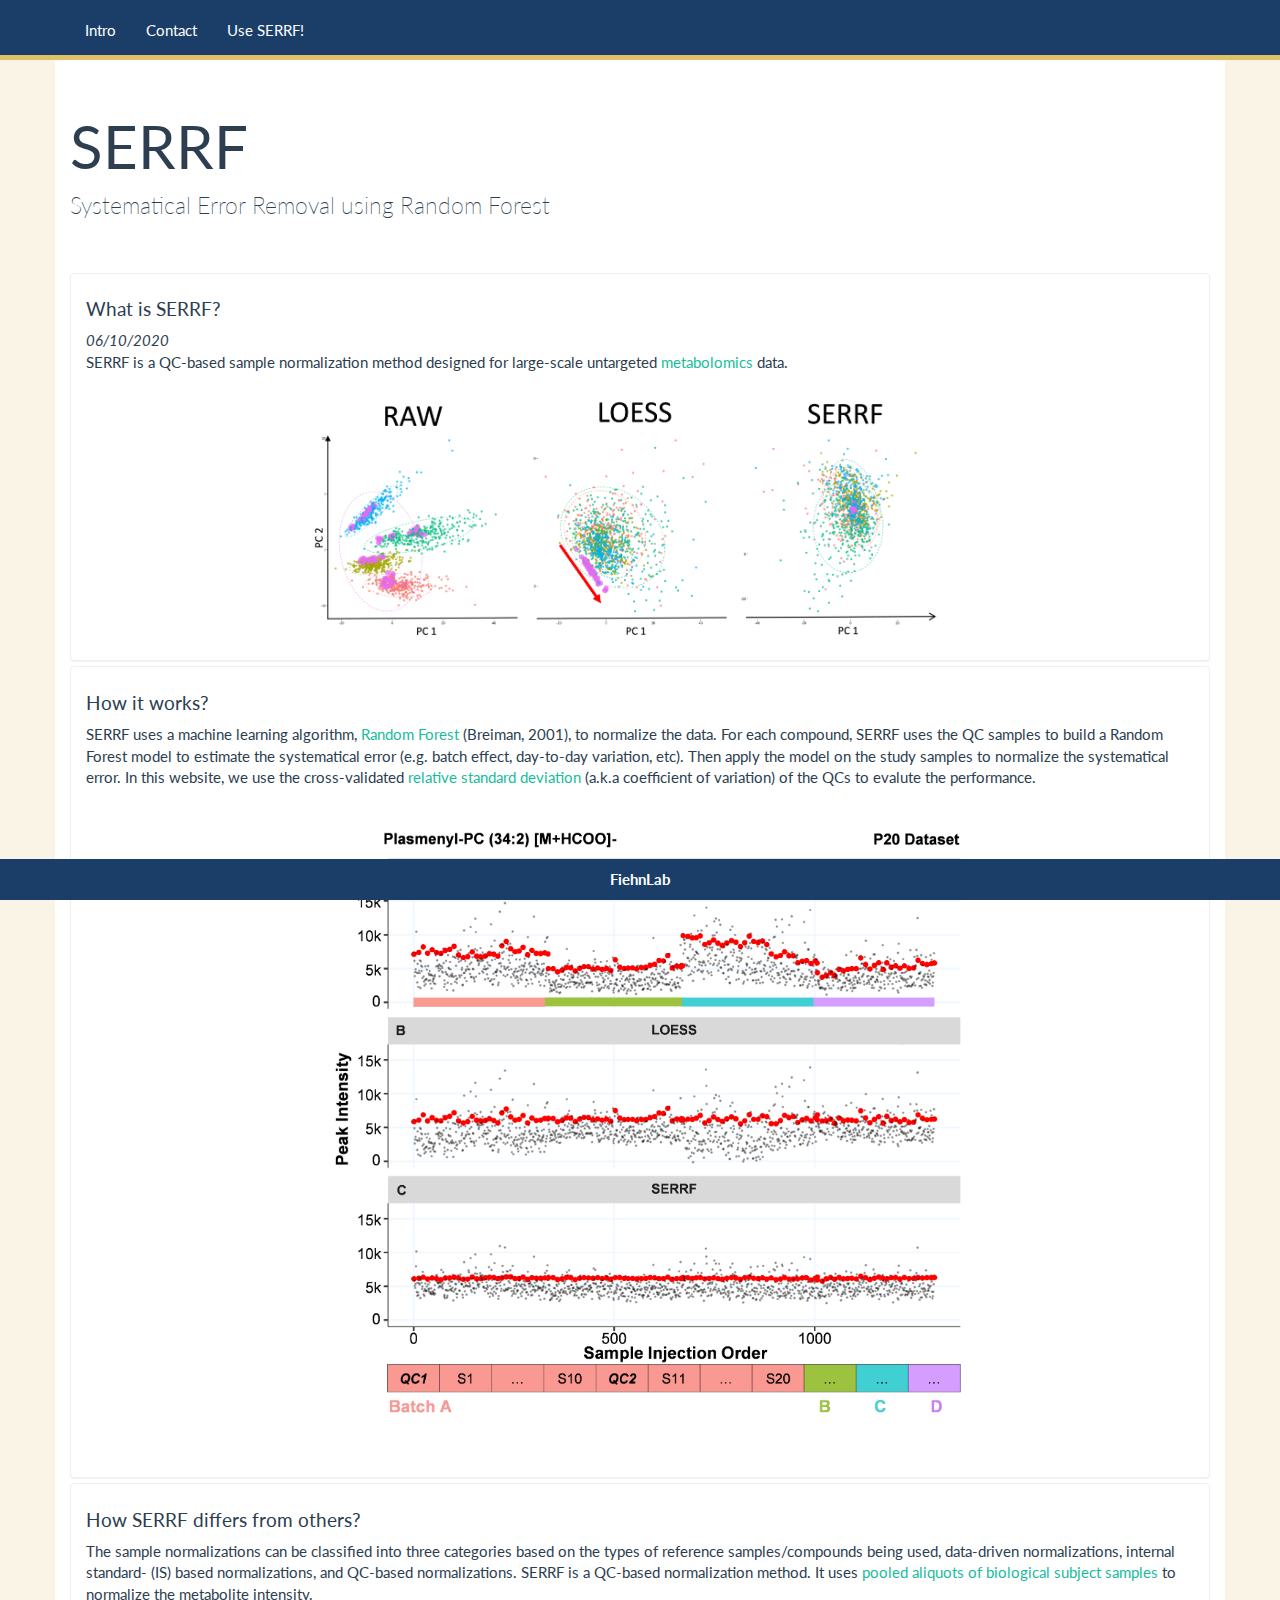
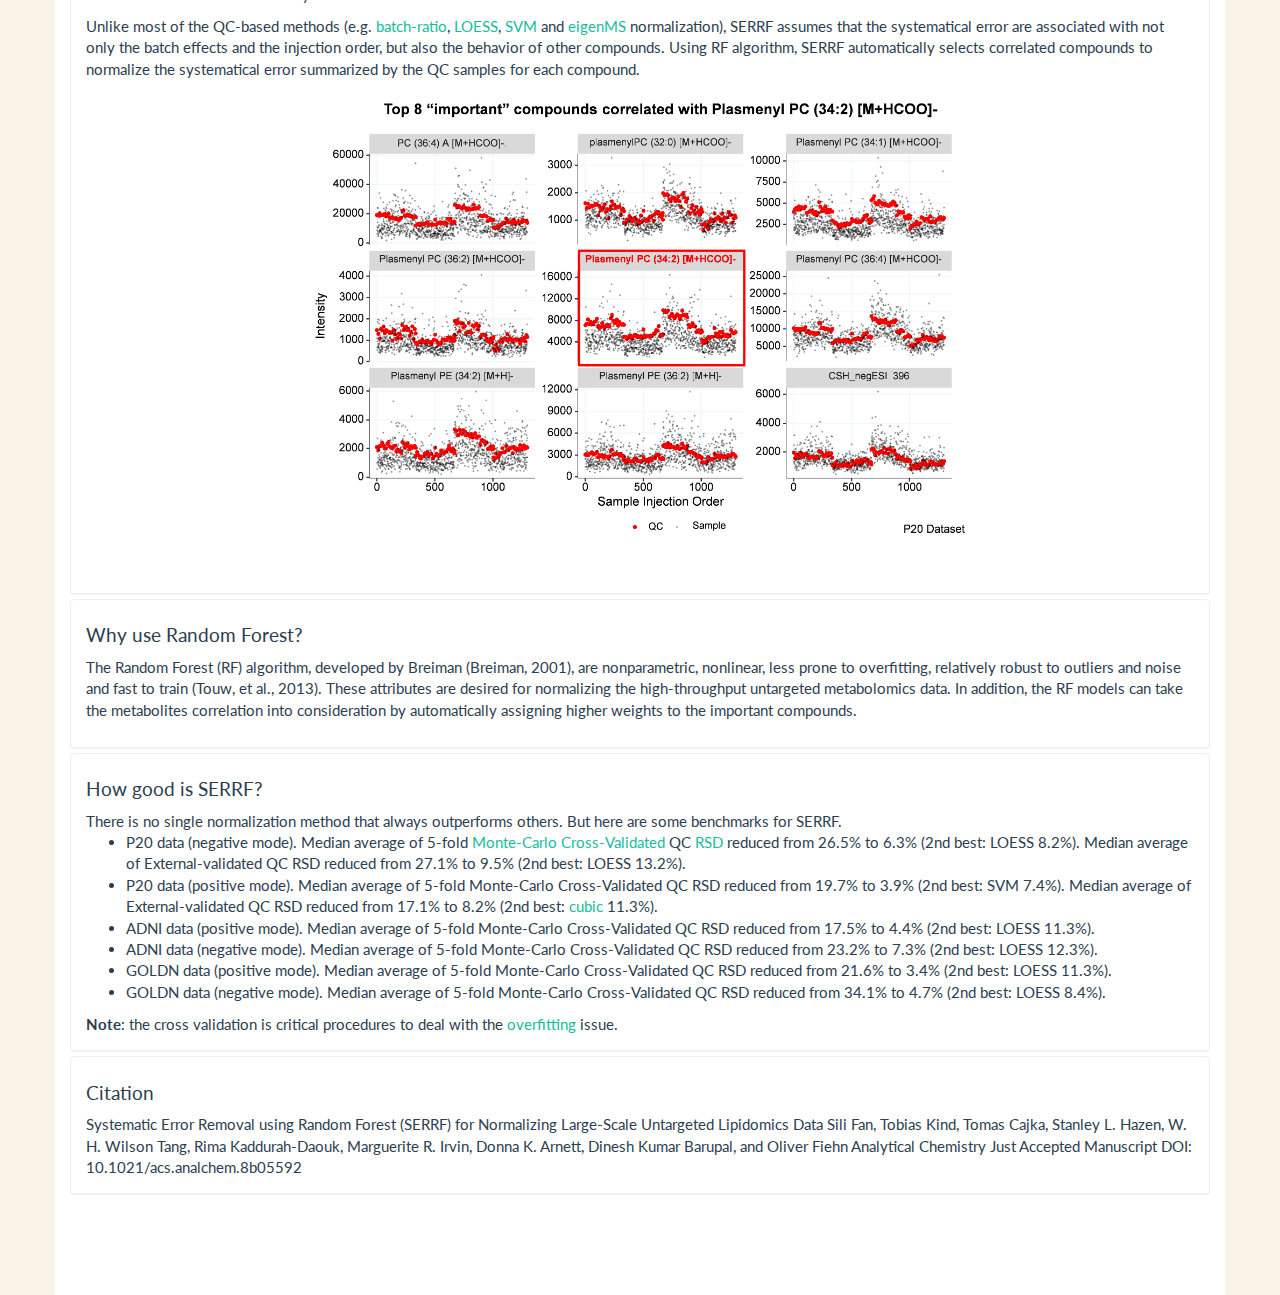
<file: index.html>
<!DOCTYPE html>
<html lang="en">
<head>
  <meta charset="utf-8">
  <meta http-equiv="X-UA-Compatible" content="IE=edge">
  <meta name="viewport" content="width=device-width, initial-scale=1">
  <meta name="author" content="Sili Fan">


  <title>SERRF</title>

  <link rel="shortcut icon" href="logo/logo - sm - inv - trans.png">


  <link rel="stylesheet" href="theme/bootstrap.css" media="screen">
  <link rel="stylesheet" href="theme/usebootstrap.css">
  <link rel="stylesheet" href="https://cdnjs.cloudflare.com/ajax/libs/font-awesome/4.7.0/css/font-awesome.min.css">
  <link rel="stylesheet" href="local.css">
  <link href="jquery-jvectormap-2.0.3.css" rel="stylesheet">
  <!-- DataTable -->
  <link href="https://cdn.datatables.net/1.10.19/css/jquery.dataTables.min.css" rel="stylesheet" type="text/css"/>



  <style type="text/css" media="all">
    /*Change the size here*/
    .tooltip-inner {width: 180px;}
  </style>

  <script src="jquery-3.2.1.min.js"></script>
  <script src="bootstrap/bootstrap.min.js"></script>
  <script src="bootstrap/usebootstrap.min.js"></script>
  <script src="jquery-jvectormap-2.0.3.min.js"></script>
  <script src="jquery-jvectormap-world-mill.min.js"></script>
  <script src="pouchdb-6.3.4.min.js"></script>
  <!--<script src="opencpu-0.5.js"></script>-->  <!-- plotly-->
  <script src="underscore.min.js"></script>
  <script src="plotly.min.js"></script>
  <script src="myJS.min.js"></script>
  <script src="jStat.min.js"></script>
  <!--<script src="ml.min.js"></script>-->
  <script src="parallel.min.js"></script>
  <script src="jstree.min.js"></script>
  <script src="lodash.min.js"></script>
  <script type="text/javascript" src="jquery.dataTables.min.js"></script>
  <script src="papaparse.min.js"></script>
  <script src="jszip.min.js"></script>
  <script src="FileSaver.min.js"></script>



</head>

<body style="background-color:#F9F4E5;">

   <div class="navbar navbar-default navbar-fixed-top" style="background-color: #1A3E68;border-bottom:5px solid #DFC166; height:20px">
      <div class="container">

        <div class="navbar-collapse collapse" id="navbar-main">
          <ul class="nav navbar-nav">
            <li>
              <a class="navigate" href="#" id='navintro'>Intro</a>
            </li>
            <li>
              <a class="navigate" href="#" id='navcontact'>Contact</a>
            </li>
            <!--<li>
              <a class="navigate" href="#" id='navtutorial'>Tutorial</a>
            </li>-->
            <li>
              <a class="navigate" href="#" id='navSERRF'><span class="rainbow">Use SERRF!</span></a>
            </li>
          </ul>

          <!--<ul class="nav navbar-nav navbar-right">
            <li><a class="navigate" href="#" id='navstat'><i class="	fa fa-pie-chart"></i></a></li>
          </ul>-->

          <!--<ul class="nav navbar-nav navbar-right">
            <li><a href="https://github.com/slfan2013/SERRFweb/issues" id='navbugs' target="_blank"  data-placement="bottom" data-toggle="tooltip" title="report error or issue"><i class="fa fa fa-bug"></i></a></li>
          </ul>-->

        </div>
      </div>
    </div>





<div class="container" style="background-color:white; padding-bottom:15px;">

<div id = 'intro' class="tabcontent">
<div class="page-header" id="banner">

        <div class="row">
          <div class="col-lg-6">
            <h1>SERRF</h1>
            <p class="lead">Systematical Error Removal using Random Forest</p>
          </div>
        </div>
</div>
<div class="panel-group">
  <div class="panel panel-default">
    <div class="panel-body">
      <h4>What is SERRF?</h4>
      <em>06/10/2020</em>
      <p>SERRF is a QC-based sample normalization method designed for large-scale untargeted <a href="https://www.ebi.ac.uk/training/online/course/introduction-metabolomics/what-metabolomics" target="_blank">metabolomics</a> data.</p>

      <img src="images/TOC.png" alt="What is SERRF?"  style="height:60%; width:60%;display: block;margin-left: auto;margin-right: auto;" >



    </div>
  </div>
  <div class="panel panel-default">
    <div class="panel-body">
      <h4>How it works?</h4>
      <p>SERRF uses a machine learning algorithm, <a href="https://en.wikipedia.org/wiki/Random_forest" target="_blank">Random Forest</a> (Breiman, 2001), to normalize the data. For each compound, SERRF uses the QC samples to build a Random Forest model to estimate the systematical error (e.g. batch effect, day-to-day variation, etc). Then apply the model on the study samples to normalize the systematical error. In this website, we use the cross-validated <a href="https://en.wikipedia.org/wiki/Coefficient_of_variation" target="_blank">relative standard deviation</a> (a.k.a coefficient of variation) of the QCs to evalute the performance.</p>


      <img src="images/individual plot.png" alt="What is SERRF?"  style="height:60%; width:60%;display: block;margin-left: auto;margin-right: auto;" >

    </div>
  </div>
  <div class="panel panel-default">
    <div class="panel-body">
      <h4>How SERRF differs from others?</h4>
      <p>The sample normalizations can be classified into three categories based on the types of reference samples/compounds being used, data-driven normalizations, internal standard- (IS) based normalizations, and QC-based normalizations. SERRF is a QC-based normalization method. It uses <a href="https://www.futurelearn.com/courses/metabolomics/0/steps/10703" target="_blank">pooled aliquots of biological subject samples</a> to normalize the metabolite intensity. </p><p> Unlike most of the QC-based methods (e.g. <a href="http://pubs.acs.org/doi/abs/10.1021/ac202733q" target="_blank">batch-ratio</a>, <a href="https://www.ncbi.nlm.nih.gov/pubmed/23240878" target="_blank">LOESS</a>, <a href="https://doi.org/10.1016/j.aca.2018.08.002" target="_blank">SVM</a> and <a href="http://journals.plos.org/plosone/article?id=10.1371/journal.pone.0116221" target="_blank">eigenMS</a> normalization), SERRF assumes that the systematical error are associated with not only the batch effects and the injection order, but also the behavior of other compounds. Using RF algorithm, SERRF automatically selects correlated compounds to normalize the systematical error summarized by the QC samples for each compound. </p>
      <img src="images/correlated compounds.png" alt="What is SERRF?" style="height:60%; width:60%;display: block;margin-left: auto;margin-right: auto;" >
    </div>
  </div>
  <div class="panel panel-default">
    <div class="panel-body">
      <h4>Why use Random Forest?</h4>
      <p>The Random Forest (RF) algorithm, developed by Breiman (Breiman, 2001), are nonparametric, nonlinear, less prone to overfitting, relatively robust to outliers and noise and fast to train (Touw, et al., 2013). These attributes are desired for normalizing the high-throughput untargeted metabolomics data. In addition, the RF models can take the metabolites correlation into consideration by automatically assigning higher weights to the important compounds. </p>
    </div>
  </div>
  <div class="panel panel-default">
    <div class="panel-body">
      <h4>How good is SERRF?</h4>
      There is no single normalization method that always outperforms others. But here are some benchmarks for SERRF.
      <ul>
        <li>P20 data (negative mode). Median average of 5-fold <a href="https://www.sciencedirect.com/science/article/pii/S0169743900001222">Monte-Carlo Cross-Validated</a> QC <a href="https://en.wikipedia.org/wiki/Coefficient_of_variation"  target="_blank">RSD</a> reduced from 26.5% to 6.3% (2nd best: LOESS 8.2%). Median average of External-validated QC RSD reduced from 27.1% to 9.5% (2nd best: LOESS 13.2%).</li>
        <li>P20 data (positive mode). Median average of 5-fold Monte-Carlo Cross-Validated QC RSD reduced from 19.7% to 3.9% (2nd best: SVM 7.4%). Median average of External-validated QC RSD reduced from 17.1% to 8.2% (2nd best: <a href="https://www.ncbi.nlm.nih.gov/pmc/articles/PMC3337420/" target="_blank">cubic</a> 11.3%).</li>
        <li>ADNI data (positive mode). Median average of 5-fold Monte-Carlo Cross-Validated QC RSD reduced from 17.5% to 4.4% (2nd best: LOESS 11.3%).</li>
        <li>ADNI data (negative mode). Median average of 5-fold Monte-Carlo Cross-Validated QC RSD reduced from 23.2% to 7.3% (2nd best: LOESS 12.3%).</li>
        <li>GOLDN data (positive mode). Median average of 5-fold Monte-Carlo Cross-Validated QC RSD reduced from 21.6% to 3.4% (2nd best: LOESS 11.3%).</li>
        <li>GOLDN data (negative mode). Median average of 5-fold Monte-Carlo Cross-Validated QC RSD reduced from 34.1% to 4.7% (2nd best: LOESS 8.4%).</li>
      </ul>
      <b>Note</b>: the cross validation is critical procedures to deal with the <a href="https://en.wikipedia.org/wiki/Overfitting" target="_blank">overfitting</a> issue.


    </div>
  </div>
  <div class="panel panel-default">
    <div class="panel-body">
      <h4>Citation</h4>
Systematic Error Removal using Random Forest (SERRF) for Normalizing Large-Scale Untargeted Lipidomics Data
Sili Fan, Tobias Kind, Tomas Cajka, Stanley L. Hazen, W. H. Wilson Tang, Rima Kaddurah-Daouk, Marguerite R. Irvin, Donna K. Arnett, Dinesh Kumar Barupal, and Oliver Fiehn
Analytical Chemistry Just Accepted Manuscript
DOI: 10.1021/acs.analchem.8b05592
    </div>
  </div>
<br /><br /><br />
  <!--<button id = "test">test</button>-->

</div>
</div>
<div id="contact" class="tabcontent" style="display: none;">
<div class="page-header" id="banner">

        <div class="row" id = "intro">
          <div class="col-lg-6">
            <h1>Contact</h1>
            <p class="lead">Let me know if you have any question!</p>
          </div>
        </div>
</div>




<div class="panel-group">
  <div class="panel panel-default">
    <div class="panel-body">
      <h4>Sili Fan</h4>
      <ul>
        <li>principal statistician in the <a href="http://metabolomics.ucdavis.edu/" target="_blank">West Coast Metabolomics Center</a></li>
        <li>Github at <a href="https://github.com/slfan2013" target="_blank">https://github.com/slfan2013</a></li>
        <li>email at slfan@ucdavis.edu</li>
        <li>KEGGLE at <a href="https://www.kaggle.com/bigdatafan" target="_blank">https://www.kaggle.com/bigdatafan</a></li>
      </ul>
    </div>
  </div>

</div>
</div>
<div id="tutorial" class="tabcontent" style="display: none;">
<div class="page-header" id="banner">

        <div class="row" id = "intro">
          <div class="col-lg-6">
            <h1>Tutorial</h1>
            <p class="lead">Using SERRF is simple.</p>
          </div>
        </div>
</div>




<div class="panel-group">
  <div class="panel panel-default">
    <div class="panel-body">
      <h4>Step1: Prepare the data</h4>
      <ul>
        <li>The data must be in the first sheet of a <em>.xlsx</em> file.</li>
        <li>Samples in column and compounds in rows. <em>Number of compounds is limited at &lt; 2000. Contact me if more help is needed.</em></li>
        <li><b>batch:</b> the index of batches. e.g. <em>A, B, C</em>.</li>
        <li><b>sampleType:</b> the index of sample type. Must include <em>qc, sample </em>(case sensitive).  <!--<a href="#" data-toggle="modal" data-target="#validate"><i class="fa fa-question-circle-o" id="blah"></i></a>--></li>


        <div id="validate" class="modal fade" role="dialog">
          <div class="modal-dialog">
            <!-- Modal content-->
            <div class="modal-content">

              <div class="modal-body">
                <ol>
                  <li>We build model using <em>qc</em>s.</li>
                  <li>Apply the model on <em>validate</em>s and <em>sample</em>s.</li>
                  <li>Test the performance using <em>validate</em>s.</li>
                </ol>
                <p>It is important to include <em>validate</em>s due to the overfitting issue.</p>
                <b>What if I don't have <em>validate</em>s?</b>
                <p>Randomly select ~20% of the <em>qc</em>s as <em>validate</em>s and use the rest ~80% as <em>qc</em>s.</p>
              </div>
            </div>

          </div>
      </div>

        <li><b>time:</b> the index of injection order or sample acquisition time. e.g. <em>1, 2, 3</em>.</li>
        <li><b>label:</b> The label of both samples and compounds. e.g. <em>sample1, sample2, sample3</em>, <em>xylose, glucose, unknown1</em>.</li>
        <li><b>No:</b> The numeric index of compounds. e.g. <em>1, 2, 3</em></li>
      </ul>
      <img src="images/tutorialDataFormat.PNG" alt="Mountain View" style="height:50%; width:50%">
      <a href="SERRF example dataset.xlsx" style="color:red"><b>download exmample</b></a>
    </div>
  </div>

  <div class="panel panel-default">
    <div class="panel-body">
      <h4>Step2: What if I have missing value</h4>
      <ul>
        <li>missing values must be empty cells in the .xlsx file</li>
        <li>The missing values of each compound will be automatically replaced by the half-minimum of that compound.</li>
      </ul>
    </div>
  </div>

    <div class="panel panel-default">
    <div class="panel-body">
      <h4>Step3: Start normalization</h4>
      <ul>
        <li>Go to the <em>Use SERRF</em>. (top of this page)</li>
        <li>Click the <em>Choose File</em> button. (The file format will be automatically checked after uploading)</li>
        <li>Click the <em>Apply SERRF normalization</em> button. (The normalzation procedure will take several minutes dependending on the sample size and number of compounds.)</li>
      </ul>
    </div>
  </div>

  <div class="panel panel-default">
    <div class="panel-body">
      <h4>Step4: Results and Download</h4>
      <ul>
        <li>PCA: use principal component analysis to visualize the result. A good normalization will put the qcs into a dense cluster and will put baches (distinguished by colors) to be overlapped.</li>
        <li>RSD: relative standard deviation is calculated on the <em>validate</em> of each compound. The median of all the metabolite's RSDs is used as the final evaluation. A low value of these RSDs indicates a good performance.</li>
        <li>Downloads the result by clicking the <em>Download Results</em> button.</li>
      </ul>
    </div>
  </div>

</div>






</div>
<div id="SERRF" class="tabcontent" style="display: none;">
<div class="page-header" id="banner">

        <div class="row" id = "intro">
          <div class="col-lg-6">
            <h1>SERRF</h1>
            <p class="lead">Normalize your data with SERRF.</p>
          </div>
        </div>

        <div class="row">
          <div class= "col-lg-12">
            <p>Using SERRF is easy. Just prepare your dataset the same format with the <a href="SERRF example dataset.xlsx">example dataset</a>, and upload it by clicking the "Choose File" button. When the dataset is successfully uploaded, simply click the "Start SERRF" button. A few minutes later, you'll have your normalized dataset ready to download. Also, feel free to try our one-for-all <a href="https://github.com/slfan2013/SERRF-online/raw/master/backup%20js/normalization.R">R code</a>. <a href="#" id="question">Still have questions?</a></p>
          </div>
        </div>
</div>

<input id = "input" type="file" disabled>
<!--inline-->

<p style="color:red; display:inlink;"><b>Please click this <a href="https://slfan.shinyapps.io/ShinySERRF/">link</a> to go to our temperal website for SERRF. The underlining normalization code is same.</b></p>

  <p style="color:orange; display:inline;">The main server is under maintenance. Not sure when this update finish. Feel free to try our R code (see second line of the only paragraph on this page).</p>
<div class='uploaded' style="display: none;" id='warningMessage'></div><p style="color:white;font-size:1%;margin:0;padding:0">.</p>





<p class='uploaded' style="display: none;" id='uploadedText' disabled>uploaded</p>
<br />
<button href="#" class="btn btn-primary btn-sm btn-block" style="display:none" id="apply"><span id='applyText'>Start SERRF</span></button>
<p id="progress" style='color:white'></p>

<div class="row done" >


  <div id='finishtext'></div><br />

  <div class="col-md-6">
    <div id="before_pca"></div>
    <p><b>Figure1.</b> Principal Component Analysis score plot using the raw data.</p>
    <p>The median of QC RSD across all compounds is: <span id="rsdraw"></span>.</p>
    <p># (%) of compounds with QC RSD &lt; 20%: <span id="count_less_20_raw"></span> (<span id="perc_less_20_raw"></span>).</p>
    <div class="with_validate">
      <p>The median of validate RSD across all compounds is: <span id="rsdvalidateraw"></span>.</p>
    <p># (%) of compounds with validate RSD &lt; 20%: <span id="count_less_20_validate_raw"></span> (<span id="perc_less_20_validate_raw"></span>).</p>
    </div>
    
    
    <p></p>
  </div>
  <div class="col-md-6">
    <div id="after_pca"></div>
    <p><b>Figure2.</b> Principal Component Analysis score plot using the SERRF normalized data.</p>
    <p>The median of QC RSD across all compounds is: <span id="rsdSERRF"></span>.</p>
    <p># (%) of compounds with QC RSD &lt; 20%: <span id="count_less_20_SERRF"></span> (<span id="perc_less_20_SERRF"></span>).</p>
    
    <div class="with_validate">
      <p>The median of validate RSD across all compounds is: <span id="rsdvalidateSERRF"></span>.</p>
    <p># (%) of compounds with validate RSD &lt; 20%: <span id="count_less_20_validate_SERRF"></span> (<span id="perc_less_20_validate_SERRF"></span>).</p>
    </div>
    
    
    <p></p>
  </div>
</div>

<div class="row">
  <table id='result_datatable' class="display"></table>
</div>
<div id="scatter_plot"></div>
<button class="btn btn-primary btn-sm done" id="download"><span id='downloadText'>Download Results</span></button><br /><p class='done' id="asking_feedback">
Thank you! Was SERRF helpful? <a href="javascript:void(0)" id="feedback_yes">Yes</a>, <a href="javascript:void(0)" id="feedback_no">No</a>.</p><p id="feedback_response"></p><p></p><p></p><p></p><br />

</div>
<div id="stat" class="tabcontent" style="display: none;">
<div class="page-header" id="banner">

        <div class="row" id = "intro">
          <div class="col-lg-6">
            <h1>Statistic</h1>
            <p class="lead">Who is using SERRF?</p>
          </div>
        </div>

        Coming soon..
</div>



</div>
<!-- Global site tag (gtag.js) - Google Analytics -->
<script async src="https://www.googletagmanager.com/gtag/js?id=UA-108366054-1"></script>
<script>
  window.dataLayer = window.dataLayer || [];
  function gtag(){dataLayer.push(arguments);}
  gtag('js', new Date());

  gtag('config', 'UA-108366054-1');
</script>



<footer style="position: fixed;right: 0;bottom: 0;left: 0;padding: 1rem;margin:0;text-align: center;background-color:#1A3E68;border-color:transparent">
  <b><a href="http://www.metabolomics.ucdavis.edu" target="_blank" style="color:white">FiehnLab</a></b>
</footer>
</div>

<!--<div id="world-map" style="width: 600px; height: 400px"></div>-->
<script>
$(document).ready(function(){
    $('[data-toggle="tooltip"]').tooltip();
    $("#question").click(function(){
      window.open('mailto:slfan@ucdavis.edu?subject=SERRF Question.&body=Dear Sili, I have a question about SERRF. Please help.');
    })
});


</script>
<!--<script src="ml12122019.js"></script>-->


<script src="local.min.js"></script>

<script src="https://smtpjs.com/v3/smtp.js"></script>
</body>


</html>
</file>
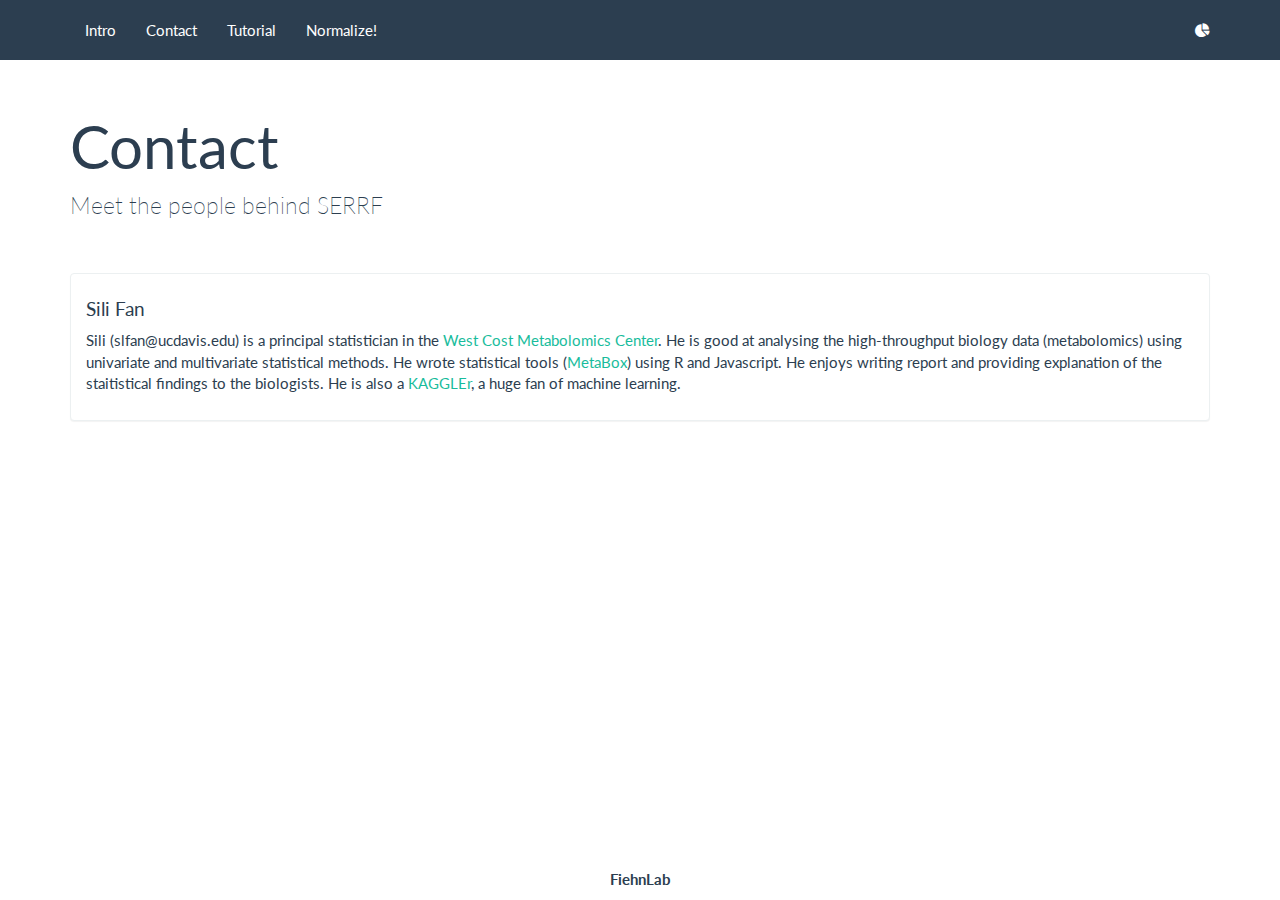
<file: contact.html>
<!DOCTYPE html>
<html lang="en" ng-app="myApp">
<head>
  <meta charset="utf-8">
  <meta http-equiv="X-UA-Compatible" content="IE=edge">
  <meta name="viewport" content="width=device-width, initial-scale=1">
  <meta name="author" content="Sili Fan">

  <link rel="shortcut icon" href="logo/logo - sm - inv - trans.png">


  <link rel="stylesheet" href="theme/bootstrap.css" media="screen">
  <link rel="stylesheet" href="theme/usebootstrap.css">
  <link href="font-awesome.css" rel="stylesheet">
  <link rel="stylesheet" href="local.css">

  <script src="jquery-3.2.1.min.js"></script>
  <script src="bootstrap/bootstrap.min.js"></script>
  <script src="bootstrap/usebootstrap.js"></script>

  <script src="opencpu-0.5.js"></script>
  <script src="local.js"></script>

</head>

<body>



   <div class="navbar navbar-default navbar-fixed-top">
      <div class="container">

        <div class="navbar-collapse collapse" id="navbar-main">
          <ul class="nav navbar-nav">
            <li>
              <a class="navigate" href="index.html">Intro</a>
            </li>
            <li>
              <a class="navigate" href="contact.html">Contact</a>
            </li>
            <li>
              <a class="navigate" href="tutorial.html">Tutorial</a>
            </li>
            <li>
              <a class="navigate" href="SERRF.html">Normalize!</a>
            </li>
          </ul>

          <ul class="nav navbar-nav navbar-right">
            <li><a href="#" target="_blank"><i class="	fa fa-pie-chart"></i></a></li>
          </ul>
        </div>
      </div>
    </div>






<div class="container">





<div class="page-header" id="banner">

        <div class="row" id = "intro">
          <div class="col-lg-6">
            <h1>Contact</h1>
            <p class="lead">Meet the people behind SERRF</p>
          </div>
        </div>
</div>




<div class="panel-group">
  <div class="panel panel-default">
    <div class="panel-body">
      <h4>Sili Fan</h4>
      <p>Sili (slfan@ucdavis.edu) is a principal statistician in the <a href="http://metabolomics.ucdavis.edu/contact/about-wcmc" target="_blank">West Cost Metabolomics Center</a>. He is good at analysing the high-throughput biology data (metabolomics) using univariate and multivariate statistical methods. He wrote statistical tools (<a href="http://journals.plos.org/plosone/article?id=10.1371/journal.pone.0171046" target="_blank">MetaBox</a>) using R and Javascript. He enjoys writing report and providing explanation of the staitistical findings to the biologists. He is also a <a href="https://www.kaggle.com/bigdatafan" target="_blank">KAGGLEr</a>, a huge fan of machine learning.</p>
    </div>
  </div>

</div>


<footer style="position: absolute;right: 0;bottom: 0;left: 0;padding: 1rem;margin:0;text-align: center;">
  <b>FiehnLab</b>
</footer>
</div>



</body>


</html>
</file>
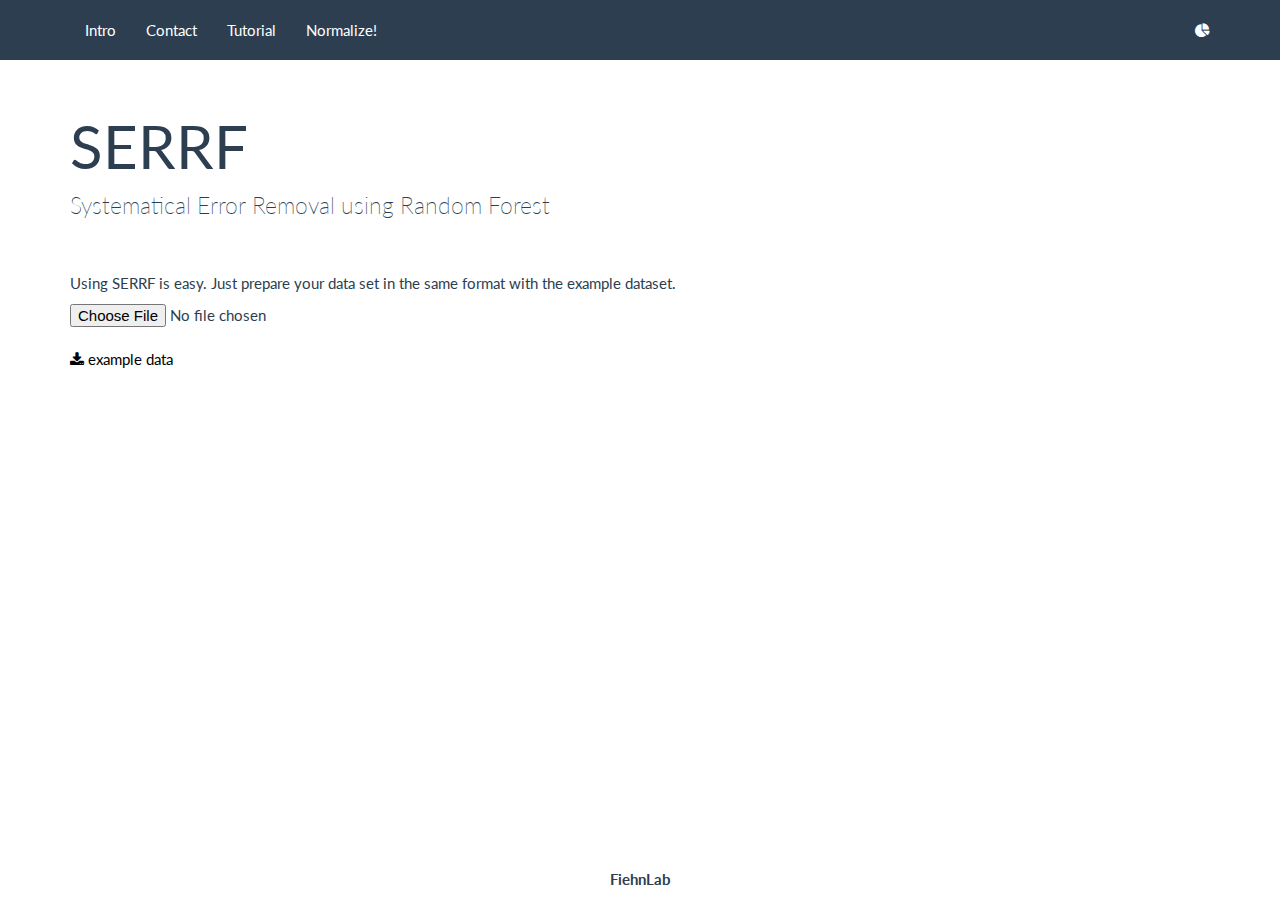
<file: SERRF.html>
<!DOCTYPE html>
<html lang="en" ng-app="myApp">
<head>
  <meta charset="utf-8">
  <meta http-equiv="X-UA-Compatible" content="IE=edge">
  <meta name="viewport" content="width=device-width, initial-scale=1">
  <meta name="author" content="Sili Fan">

  <link rel="shortcut icon" href="logo/logo - sm - inv - trans.png">


  <link rel="stylesheet" href="theme/bootstrap.css" media="screen">
  <link rel="stylesheet" href="theme/usebootstrap.css">
  <link href="font-awesome.css" rel="stylesheet">
  <link rel="stylesheet" href="local.css">

  <script src="jquery-3.2.1.min.js"></script>
  <script src="bootstrap/bootstrap.min.js"></script>
  <script src="bootstrap/usebootstrap.js"></script>

  <script src="opencpu-0.5.js"></script>
  <script src="local.js"></script>

</head>

<body>



   <div class="navbar navbar-default navbar-fixed-top">
      <div class="container">

        <div class="navbar-collapse collapse" id="navbar-main">
          <ul class="nav navbar-nav">
            <li>
              <a class="navigate" href="index.html">Intro</a>
            </li>
            <li>
              <a class="navigate" href="contact.html">Contact</a>
            </li>
            <li>
              <a class="navigate" href="tutorial.html">Tutorial</a>
            </li>
            <li>
              <a class="navigate" href="SERRF.html">Normalize!</a>
            </li>
          </ul>

          <ul class="nav navbar-nav navbar-right">
            <li><a href="#" target="_blank"><i class="	fa fa-pie-chart"></i></a></li>
          </ul>
        </div>
      </div>
    </div>





<div class="container">





<div class="page-header" id="banner">

        <div class="row" id = "intro">
          <div class="col-lg-6">
            <h1>SERRF</h1>
            <p class="lead">Systematical Error Removal using Random Forest</p>
          </div>
        </div>
</div>

<p>Using SERRF is easy. Just prepare your data set in the same format with the example dataset.</p>

<input id = "input" type="file"><p class='uploaded' style="display: none;" id='uploadedText'>uploaded</p>
<br /><a href="SERRF example dataset.xlsx"><i class="fa fa-download" aria-hidden="true" style='color:black'></i> <span style="color:black">example data</span></a>
<button href="#" class="btn btn-primary btn-sm btn-block uploaded" id="apply"><span id='applyText'>Apply SERRF normalization</span></button>


<div class="row done" >

  <div id='finishtext'></div><br />

  <div class="col-md-6">
    <img id = 'rawpca' width = "600px"/>
    <p><b>Figure1.</b> Principal Component Analysis score plot using the raw data.</p>
    <p>The median of RSD of the validate samples is: <span id="validateraw"></span>.</p>
    <p># (%) of RSD &lt; 20%: <span id="count_less_20_raw"></span> (<span id="perc_less_20_raw"></span>).</p>
    <p></p>
  </div>
  <div class="col-md-6">
    <img id = 'SERRFpca' width = "600px"/>
    <p><b>Figure2.</b> Principal Component Analysis score plot using the SERRF normalized data.</p>
    <p>The median of RSD of the validate samples is: <span id="validateSERRF"></span>.</p>
    <p># (%) of RSD &lt; 20%: <span id="count_less_20_SERRF"></span> (<span id="perc_less_20_SERRF"></span>).</p>
  </div>
</div>
<button href="#" class="btn btn-primary btn-sm done" id="download"><span id='downloadText'>Download Results</span></button>




<footer style="position: absolute;right: 0;bottom: 0;left: 0;padding: 1rem;margin:0;text-align: center;">
  <b>FiehnLab</b>
</footer>
</div>



</body>


</html>
</file>
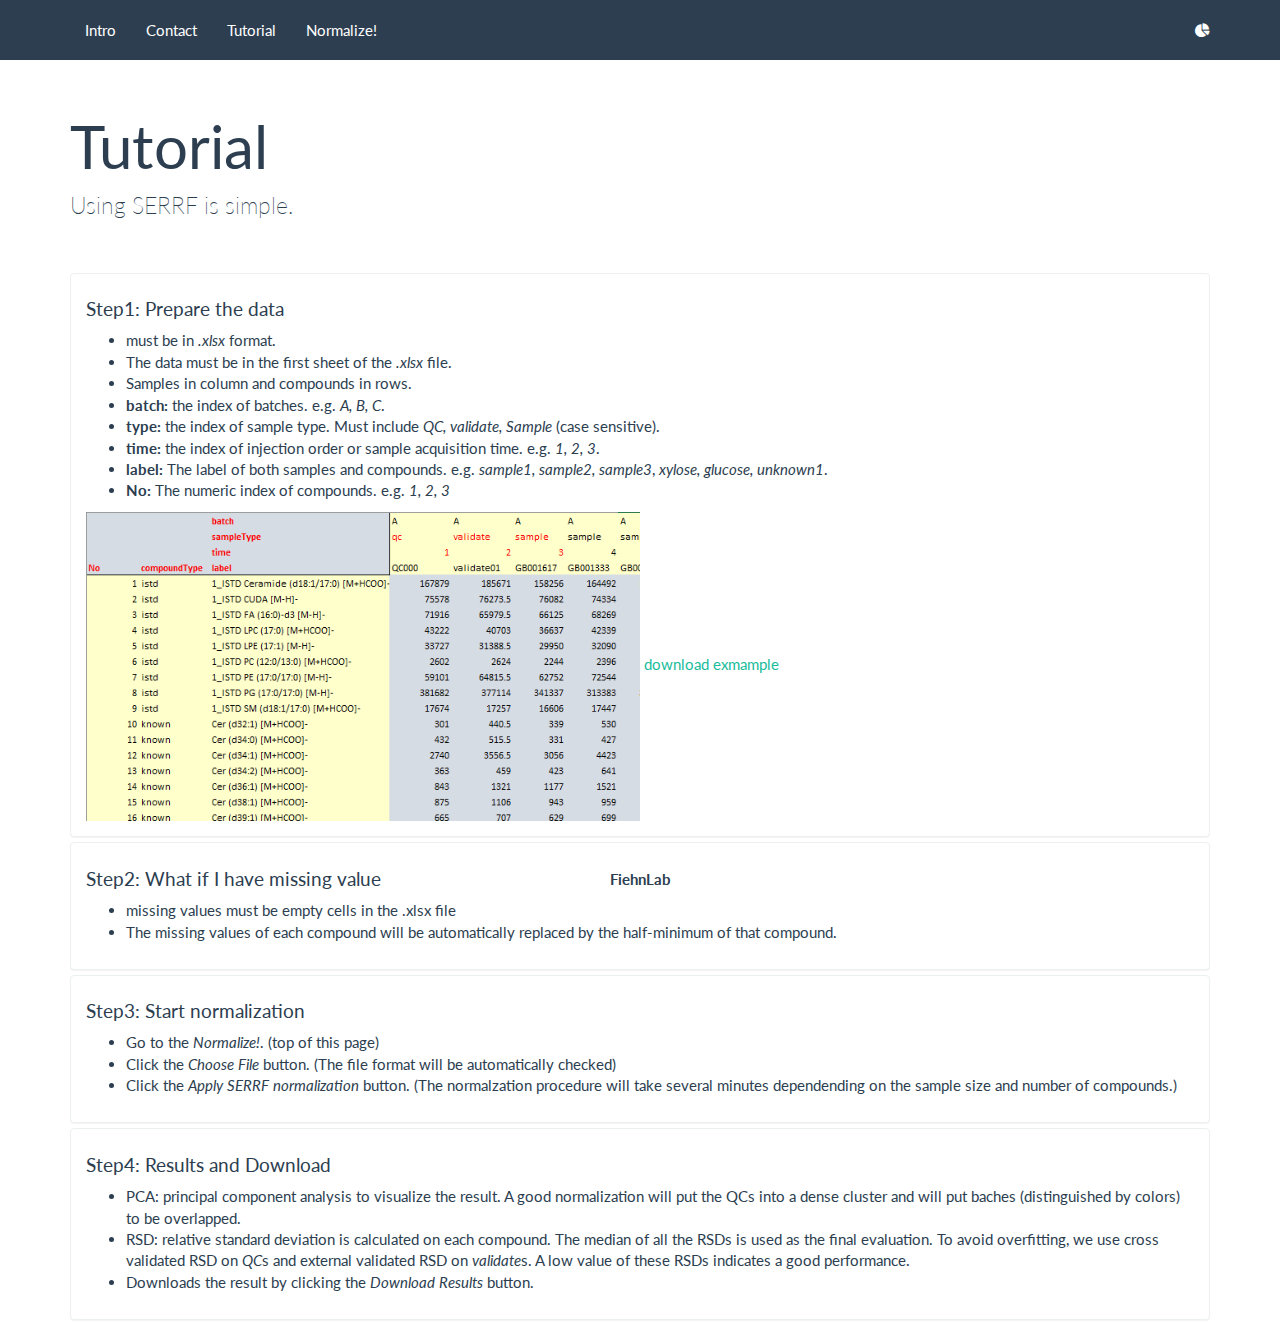
<file: tutorial.html>
<!DOCTYPE html>
<html lang="en" ng-app="myApp">
<head>
  <meta charset="utf-8">
  <meta http-equiv="X-UA-Compatible" content="IE=edge">
  <meta name="viewport" content="width=device-width, initial-scale=1">
  <meta name="author" content="Sili Fan">

  <link rel="shortcut icon" href="logo/logo - sm - inv - trans.png">


  <link rel="stylesheet" href="theme/bootstrap.css" media="screen">
  <link rel="stylesheet" href="theme/usebootstrap.css">
  <link href="font-awesome.css" rel="stylesheet">
  <link rel="stylesheet" href="local.css">

  <script src="jquery-3.2.1.min.js"></script>
  <script src="bootstrap/bootstrap.min.js"></script>
  <script src="bootstrap/usebootstrap.js"></script>

  <script src="opencpu-0.5.js"></script>
  <script src="local.js"></script>

</head>

<body>



   <div class="navbar navbar-default navbar-fixed-top">
      <div class="container">

        <div class="navbar-collapse collapse" id="navbar-main">
          <ul class="nav navbar-nav">
            <li>
              <a class="navigate" href="index.html">Intro</a>
            </li>
            <li>
              <a class="navigate" href="contact.html">Contact</a>
            </li>
            <li>
              <a class="navigate" href="tutorial.html">Tutorial</a>
            </li>
            <li>
              <a class="navigate" href="SERRF.html">Normalize!</a>
            </li>
          </ul>

          <ul class="nav navbar-nav navbar-right">
            <li><a href="#" target="_blank"><i class="	fa fa-pie-chart"></i></a></li>
          </ul>
        </div>
      </div>
    </div>






<div class="container">





<div class="page-header" id="banner">

        <div class="row" id = "intro">
          <div class="col-lg-6">
            <h1>Tutorial</h1>
            <p class="lead">Using SERRF is simple.</p>
          </div>
        </div>
</div>




<div class="panel-group">
  <div class="panel panel-default">
    <div class="panel-body">
      <h4>Step1: Prepare the data</h4>
      <ul>
        <li>must be in <em>.xlsx</em> format.</li>
        <li>The data must be in the first sheet of the <em>.xlsx</em> file.</li>
        <li>Samples in column and compounds in rows.</li>
        <li><b>batch:</b> the index of batches. e.g. <em>A, B, C</em>.</li>
        <li><b>type:</b> the index of sample type. Must include <em>QC, validate, Sample </em>(case sensitive).</li>
        <li><b>time:</b> the index of injection order or sample acquisition time. e.g. <em>1, 2, 3</em>.</li>
        <li><b>label:</b> The label of both samples and compounds. e.g. <em>sample1, sample2, sample3</em>, <em>xylose, glucose, unknown1</em>.</li>
        <li><b>No:</b> The numeric index of compounds. e.g. <em>1, 2, 3</em></li>
      </ul>
      <img src="images/tutorialDataFormat.PNG" alt="Mountain View" style="height:50%; width:50%">
      <a href="SERRF example dataset.xlsx">download exmample</a>
    </div>
  </div>

  <div class="panel panel-default">
    <div class="panel-body">
      <h4>Step2: What if I have missing value</h4>
      <ul>
        <li>missing values must be empty cells in the .xlsx file</li>
        <li>The missing values of each compound will be automatically replaced by the half-minimum of that compound.</li>
      </ul>
    </div>
  </div>

    <div class="panel panel-default">
    <div class="panel-body">
      <h4>Step3: Start normalization</h4>
      <ul>
        <li>Go to the <em>Normalize!</em>. (top of this page)</li>
        <li>Click the <em>Choose File</em> button. (The file format will be automatically checked)</li>
        <li>Click the <em>Apply SERRF normalization</em> button. (The normalzation procedure will take several minutes dependending on the sample size and number of compounds.)</li>
      </ul>
    </div>
  </div>

  <div class="panel panel-default">
    <div class="panel-body">
      <h4>Step4: Results and Download</h4>
      <ul>
        <li>PCA: principal component analysis to visualize the result. A good normalization will put the QCs into a dense cluster and will put baches (distinguished by colors) to be overlapped.</li>
        <li>RSD: relative standard deviation is calculated on each compound. The median of all the RSDs is used as the final evaluation. To avoid overfitting, we use cross validated RSD on <em>QC</em>s and external validated RSD on <em>validate</em>s. A low value of these RSDs indicates a good performance.</li>
        <li>Downloads the result by clicking the <em>Download Results</em> button.</li>
      </ul>
    </div>
  </div>

</div>


<footer style="position: absolute;right: 0;bottom: 0;left: 0;padding: 1rem;margin:0;text-align: center;">
  <b>FiehnLab</b>
</footer>
</div>



</body>


</html>
</file>
<file: local.css>
.rainbow {


   /* Chrome, Safari, Opera */
  -webkit-animation: rainbow 3s infinite;

  /* Internet Explorer */
  -ms-animation: rainbow 3s infinite;

  /* Standar Syntax */
  animation: rainbow 3s infinite;
}

/* Chrome, Safari, Opera */
@-webkit-keyframes rainbow{
  0%{color: orange;}
  10%{color: purple;}
	20%{color: red;}
  30%{color: CadetBlue;}
	40%{color: yellow;}
  50%{color: coral;}
	60%{color: green;}
  70%{color: cyan;}
  80%{color: DeepPink;}
  90%{color: DodgerBlue;}
	100%{color: orange;}
}

/* Internet Explorer */
@-ms-keyframes rainbow{
  0%{color: orange;}
  10%{color: purple;}
	20%{color: red;}
	40%{color: yellow;}
	60%{color: green;}
	100%{color: orange;}
}

/* Standar Syntax */
@keyframes rainbow{
  0%{color: orange;}
  10%{color: purple;}
	20%{color: red;}
	40%{color: yellow;}
	60%{color: green;}
	100%{color: orange;}
}
</file>
<file: theme/usebootstrap.css>
body{padding-top:50px}#banner{border-bottom:none}.page-header h1{font-size:4em}.bs-docs-section{margin-top:8em}.bs-component{position:relative}.bs-component .modal{position:relative;top:auto;right:auto;left:auto;bottom:auto;z-index:1;display:block}.bs-component .modal-dialog{width:90%}.bs-component .popover{position:relative;display:inline-block;width:220px;margin:20px}#source-button{position:absolute;top:0;right:0;z-index:100;font-weight:bold}.progress{margin-bottom:10px}footer{margin:5em 0}footer li{float:left;margin-right:1.5em;margin-bottom:1.5em}footer p{clear:left;margin-bottom:0}.splash{padding:4em 0 2em;background-color:#1c2533;background:-webkit-linear-gradient(70deg, #080f1f 30%, #2b4b5a 87%, #435e67 100%);background:-o-linear-gradient(70deg, #080f1f 30%, #2b4b5a 87%, #435e67 100%);background:-ms-linear-gradient(70deg, #080f1f 30%, #2b4b5a 87%, #435e67 100%);background:-moz-linear-gradient(70deg, #080f1f 30%, #2b4b5a 87%, #435e67 100%);background:linear-gradient(20deg, #080f1f 30%, #2b4b5a 87%, #435e67 100%);background-attachment:fixed;color:#fff;text-align:center}.splash h1{font-size:4em}.splash #social{margin:2em 0}.splash .alert{margin:2em 0}.splash .bsa{max-width:350px;margin:0 auto;background:none}.splash .bsa .one .bsa_it_ad{border:1px solid #3e4653 !important;border-color:rgba(255,255,255,0.2) !important}.splash .bsa a{color:#fff}.section-tout{padding:4em 0 3em;border-top:1px solid rgba(255,255,255,0.1);border-bottom:1px solid rgba(0,0,0,0.1);background-color:#eaf1f1}.section-tout .fa{margin-right:.5em}.section-tout p{margin-bottom:3em}.section-preview{padding:4em 0 4em}.section-preview .preview{margin-bottom:4em;background-color:#eaf1f1;border:1px solid rgba(0,0,0,0.1);border-radius:6px}.section-preview .preview .image{padding:5px}.section-preview .preview .image img{border:1px solid rgba(0,0,0,0.1)}.section-preview .preview .options{text-align:center;padding:0 2em 2em}.section-preview .preview .options p{margin-bottom:2em}.section-preview .dropdown-menu{text-align:left}.section-preview .lead{margin-bottom:2em}@media (max-width:767px){.section-preview .image img{width:100%}}.sponsor img{border:1px solid rgba(0,0,0,0.1);border-radius:4px}.sponsor a:hover{text-decoration:none}.bsa{padding:0}.bsa .one .bsa_it_ad{border:none !important;background-color:transparent !important}.bsa .one .bsa_it_ad .bsa_it_t,.bsa .one .bsa_it_ad .bsa_it_d{color:inherit !important}.bsa .one .bsa_it_ad .bsa_it_i{margin-bottom:0 !important}.bsa .one .bsa_it_p{display:none}
</file>
